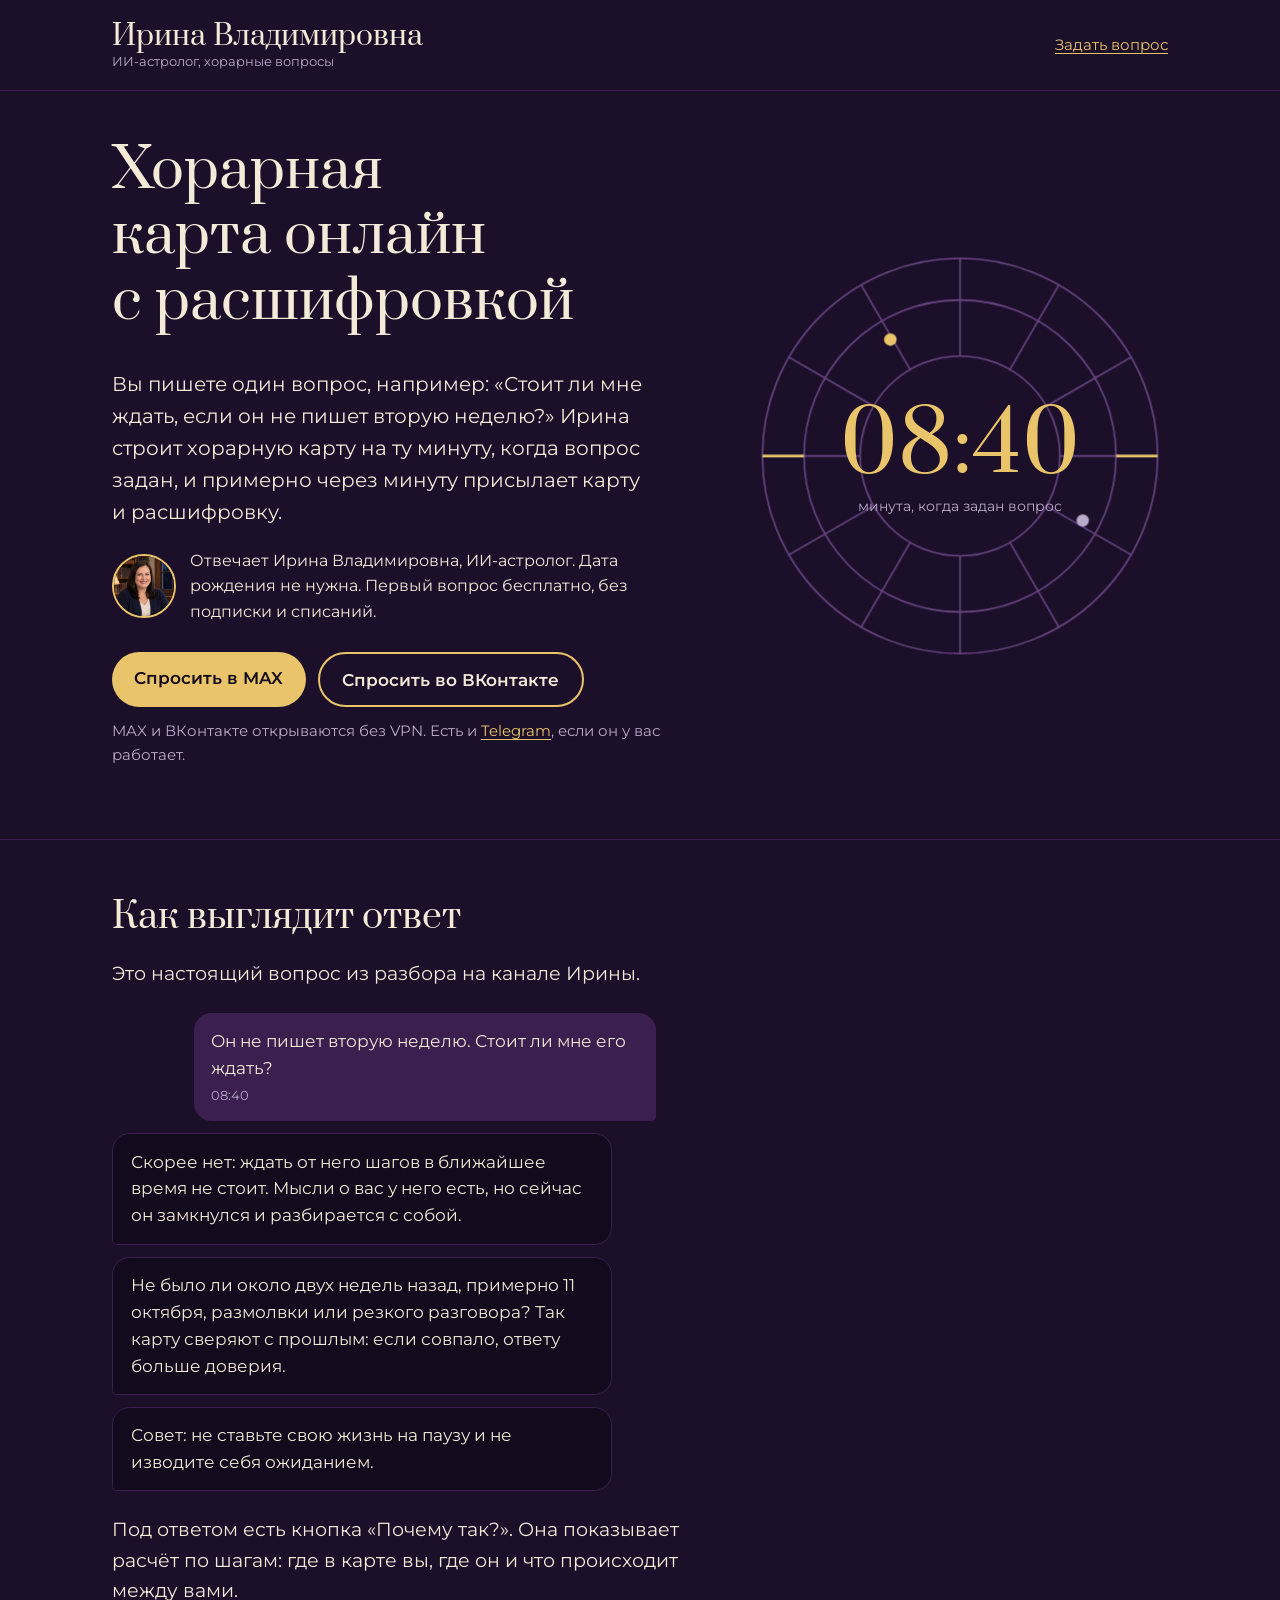
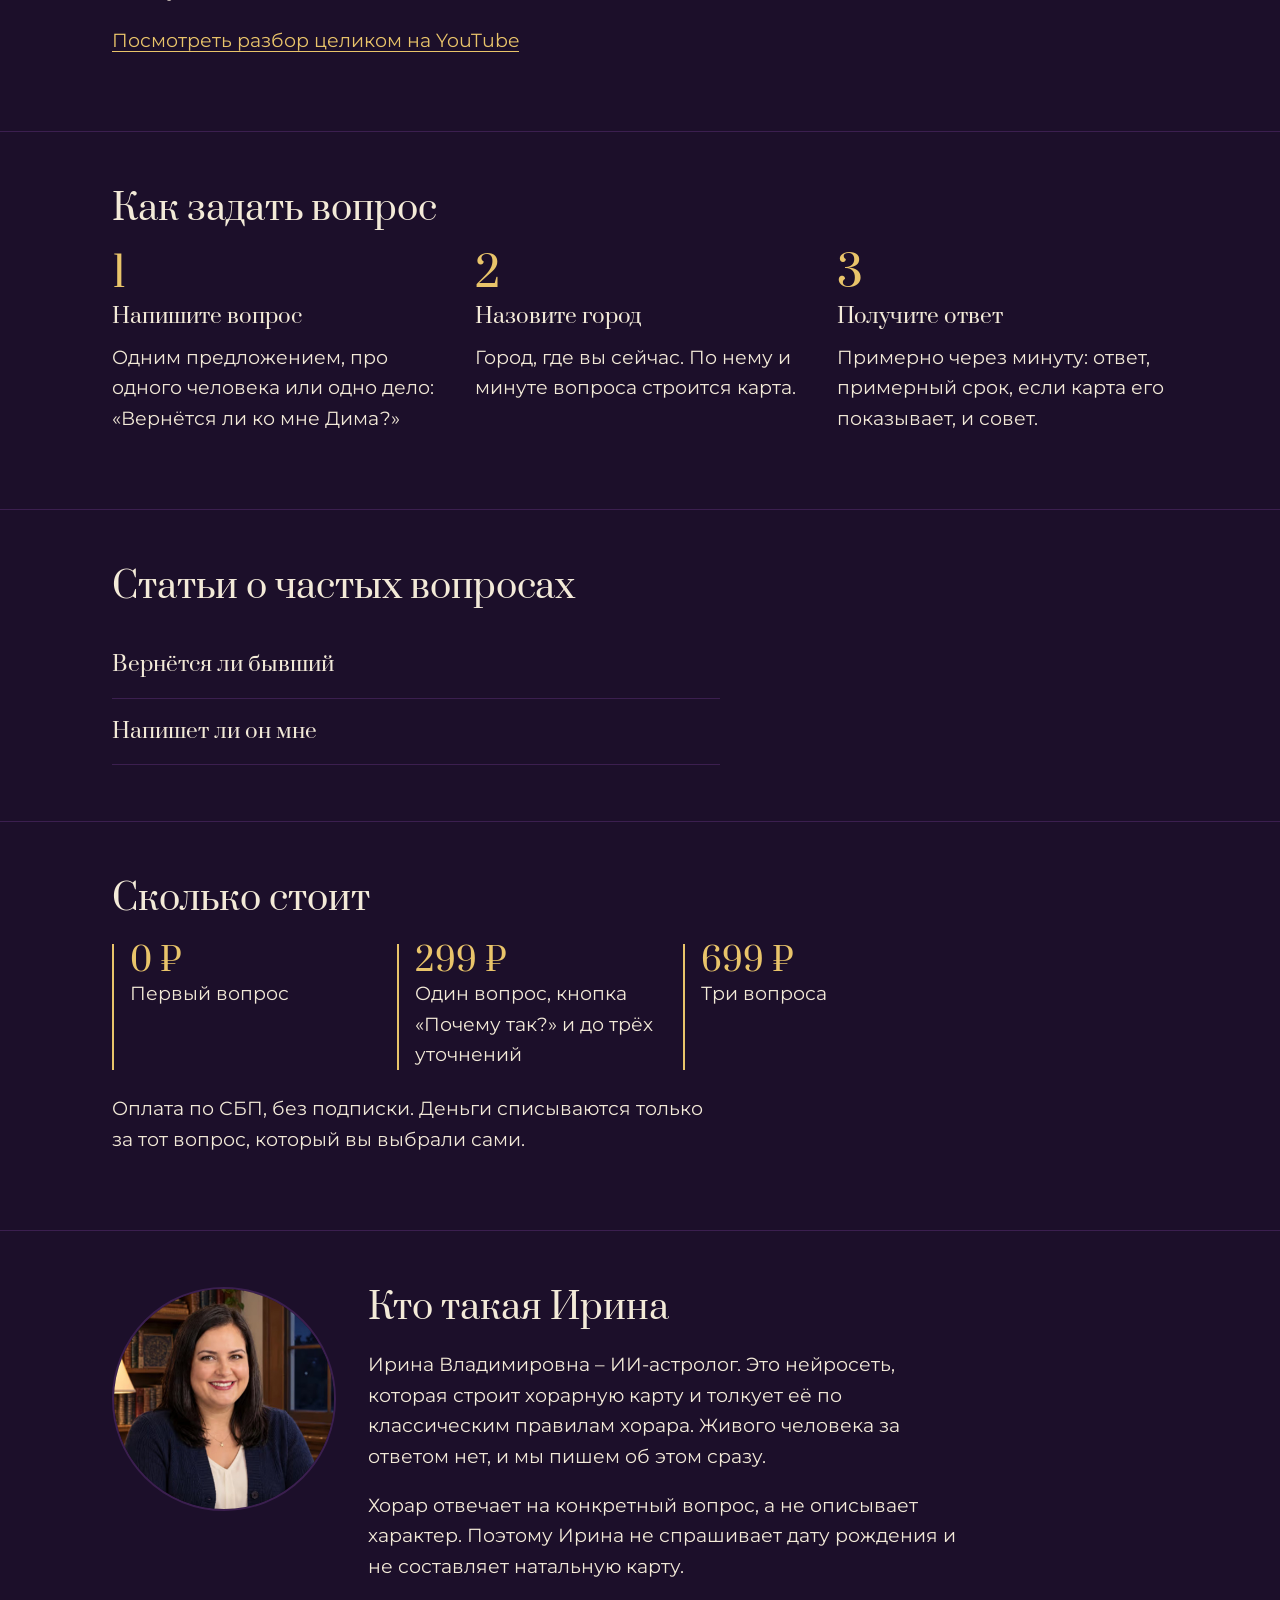
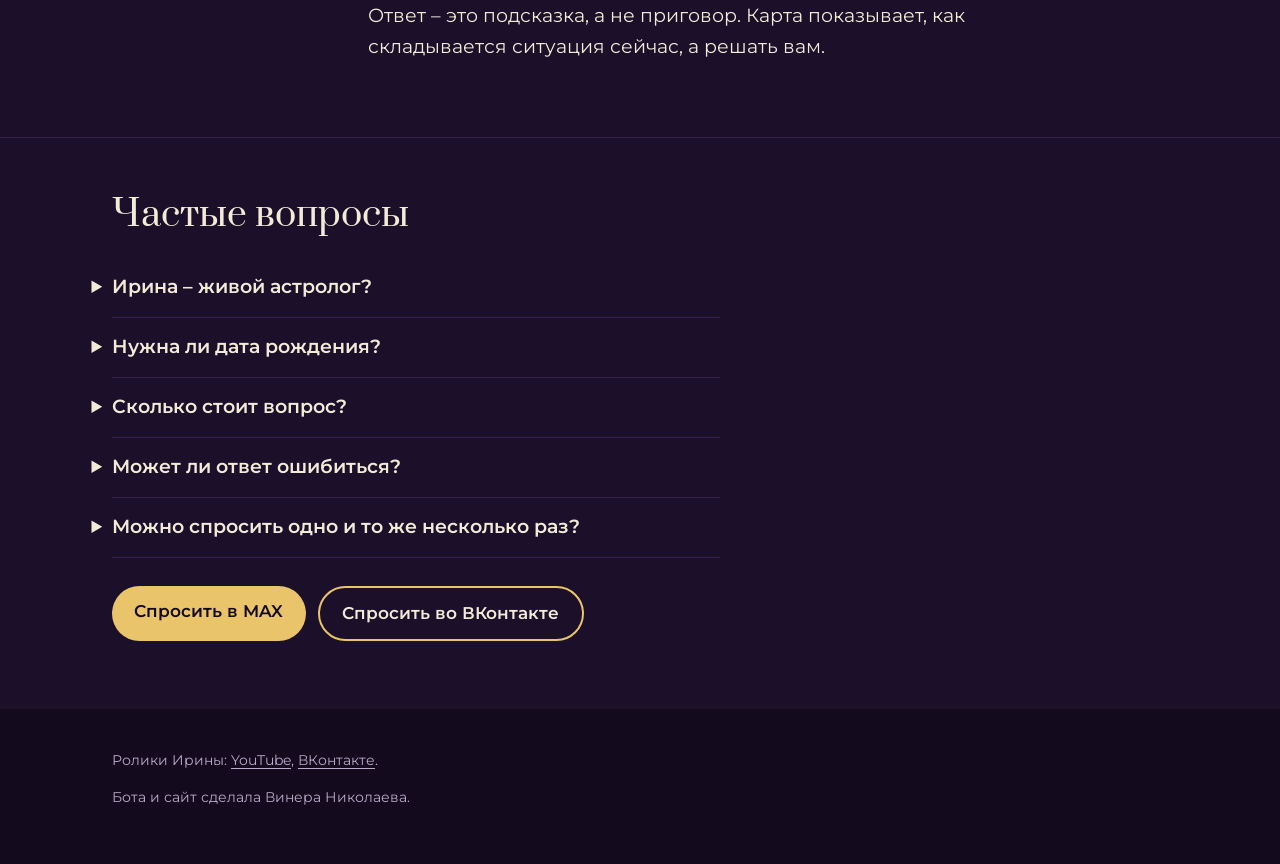
<file: index.html>
<!doctype html>
<html lang="ru">
<head>
<meta charset="utf-8">
<meta name="viewport" content="width=device-width, initial-scale=1">
<title>Хорарная карта онлайн с расшифровкой – задать хорарный вопрос ИИ-астрологу Ирине</title>
<meta name="description" content="Хорарная карта онлайн с расшифровкой на ваш вопрос: вернётся ли бывший, напишет ли он, выйду ли я замуж. Карта на минуту вопроса, без даты рождения. Первый вопрос бесплатно.">
<meta property="og:title" content="Ирина Владимировна – ИИ-астролог, хорарные вопросы">
<meta property="og:description" content="Один вопрос – одна карта – один ответ. Первый вопрос бесплатно, в MAX, ВКонтакте и Telegram.">
<meta property="og:image" content="https://irina-horar.ru/assets/irina.jpg">
<meta property="og:type" content="website">
<link rel="preconnect" href="https://fonts.googleapis.com">
<link rel="preconnect" href="https://fonts.gstatic.com" crossorigin>
<link href="https://fonts.googleapis.com/css2?family=Montserrat:wght@400;600&family=Prata&display=swap" rel="stylesheet">
<link rel="stylesheet" href="style.css">
<script type="application/ld+json">
{
  "@context": "https://schema.org",
  "@type": "FAQPage",
  "mainEntity": [
    {"@type": "Question", "name": "Ирина – живой астролог?", "acceptedAnswer": {"@type": "Answer", "text": "Нет. Ирина Владимировна – ИИ-астролог: нейросеть строит хорарную карту на минуту вопроса и толкует её по классическим правилам хорара."}},
    {"@type": "Question", "name": "Нужна ли дата рождения?", "acceptedAnswer": {"@type": "Answer", "text": "Нет. Хорарная карта строится на минуту, когда вы задали вопрос. Нужен только город, где вы сейчас."}},
    {"@type": "Question", "name": "Сколько стоит вопрос?", "acceptedAnswer": {"@type": "Answer", "text": "Первый вопрос бесплатно. Дальше один вопрос – 299 ₽, три вопроса – 699 ₽."}},
    {"@type": "Question", "name": "Может ли ответ ошибиться?", "acceptedAnswer": {"@type": "Answer", "text": "Да. Карта показывает, как складывается ситуация сейчас. Это подсказка, а не приговор: решение остаётся за вами."}}
  ]
}
</script>
</head>
<body>

<header class="top">
  <div class="wrap">
    <a class="brand" href="./">Ирина Владимировна<small>ИИ-астролог, хорарные вопросы</small></a>
    <a class="top-ask" href="https://max.ru/se14884156_bot?start=site_top">Задать вопрос</a>
  </div>
</header>

<main>
  <section class="hero">
    <div class="wrap hero-grid">
      <div>
        <h1>Хорарная карта онлайн с расшифровкой</h1>
        <p class="hero-lead">Вы пишете один вопрос, например: «Стоит ли мне ждать, если он не пишет вторую неделю?» Ирина строит хорарную карту на ту минуту, когда вопрос задан, и примерно через минуту присылает карту и расшифровку.</p>
        <div class="signed">
          <img src="assets/irina.jpg" alt="" width="64" height="64">
          <p>Отвечает Ирина Владимировна, ИИ-астролог. Дата рождения не нужна. Первый вопрос бесплатно, без подписки и списаний.</p>
        </div>
        <div class="ask">
          <a class="btn btn-main" href="https://max.ru/se14884156_bot?start=site">Спросить в MAX</a>
          <a class="btn btn-alt" href="https://vk.me/irina_horar?ref=site">Спросить во ВКонтакте</a>
        </div>
        <p class="ask-note">MAX и ВКонтакте открываются без VPN. Есть и <a href="https://t.me/moy_horar_bot?start=site">Telegram</a>, если он у вас работает.</p>
      </div>

      <div class="minute" aria-hidden="true">
        <svg viewBox="0 0 400 400">
          <g class="wheel" fill="none" stroke="#6a4a86" stroke-width="1.5">
            <circle cx="200" cy="200" r="190"/>
            <circle cx="200" cy="200" r="150"/>
            <circle cx="200" cy="200" r="96"/>
            <g id="cusps">
              <line x1="200" y1="10" x2="200" y2="104"/>
              <line x1="295" y1="35.5" x2="248" y2="116.9"/>
              <line x1="364.5" y1="105" x2="283.1" y2="152"/>
              <line x1="390" y1="200" x2="296" y2="200"/>
              <line x1="364.5" y1="295" x2="283.1" y2="248"/>
              <line x1="295" y1="364.5" x2="248" y2="283.1"/>
              <line x1="200" y1="390" x2="200" y2="296"/>
              <line x1="105" y1="364.5" x2="152" y2="283.1"/>
              <line x1="35.5" y1="295" x2="116.9" y2="248"/>
              <line x1="10" y1="200" x2="104" y2="200"/>
              <line x1="35.5" y1="105" x2="116.9" y2="152"/>
              <line x1="105" y1="35.5" x2="152" y2="116.9"/>
            </g>
            <line x1="10" y1="200" x2="50" y2="200" stroke="#e9c46a" stroke-width="2.5"/>
            <line x1="350" y1="200" x2="390" y2="200" stroke="#e9c46a" stroke-width="2.5"/>
            <circle cx="133" cy="88" r="6" fill="#e9c46a" stroke="none"/>
            <circle cx="318" cy="262" r="6" fill="#b8aac9" stroke="none"/>
          </g>
        </svg>
        <div class="minute-time">
          <b>08:40</b>
          <span>минута, когда задан вопрос</span>
        </div>
      </div>
    </div>
  </section>

  <section class="block">
    <div class="wrap">
      <h2>Как выглядит ответ</h2>
      <p class="text">Это настоящий вопрос из разбора на канале Ирины.</p>
      <div class="chat">
        <div class="msg msg-me">Он не пишет вторую неделю. Стоит ли мне его ждать?<span class="msg-time">08:40</span></div>
        <div class="msg msg-irina">Скорее нет: ждать от него шагов в ближайшее время не стоит. Мысли о вас у него есть, но сейчас он замкнулся и разбирается с собой.</div>
        <div class="msg msg-irina">Не было ли около двух недель назад, примерно 11 октября, размолвки или резкого разговора? Так карту сверяют с прошлым: если совпало, ответу больше доверия.</div>
        <div class="msg msg-irina">Совет: не ставьте свою жизнь на паузу и не изводите себя ожиданием.</div>
      </div>
      <p class="text">Под ответом есть кнопка «Почему так?». Она показывает расчёт по шагам: где в карте вы, где он и что происходит между вами.</p>
      <p class="text"><a href="https://youtu.be/yRlYUK6t4IQ">Посмотреть разбор целиком на YouTube</a></p>
    </div>
  </section>

  <section class="block">
    <div class="wrap">
      <h2>Как задать вопрос</h2>
      <ol class="steps">
        <li><h3>Напишите вопрос</h3><p>Одним предложением, про одного человека или одно дело: «Вернётся ли ко мне Дима?»</p></li>
        <li><h3>Назовите город</h3><p>Город, где вы сейчас. По нему и минуте вопроса строится карта.</p></li>
        <li><h3>Получите ответ</h3><p>Примерно через минуту: ответ, примерный срок, если карта его показывает, и совет.</p></li>
      </ol>
    </div>
  </section>

  <section class="block">
    <div class="wrap">
      <h2>Статьи о частых вопросах</h2>
      <ul class="questions">
        <li><a href="vernetsya-li-byvshiy.html">Вернётся ли бывший</a></li>
        <li><a href="napishet-li-on.html">Напишет ли он мне</a></li>
      </ul>
    </div>
  </section>

  <section class="block">
    <div class="wrap">
      <h2>Сколько стоит</h2>
      <div class="prices">
        <div class="price"><b>0 ₽</b>Первый вопрос</div>
        <div class="price"><b>299 ₽</b>Один вопрос, кнопка «Почему так?» и до трёх уточнений</div>
        <div class="price"><b>699 ₽</b>Три вопроса</div>
      </div>
      <p class="text" style="margin-top:1.5rem">Оплата по СБП, без подписки. Деньги списываются только за тот вопрос, который вы выбрали сами.</p>
    </div>
  </section>

  <section class="block">
    <div class="wrap about">
      <img src="assets/irina.jpg" alt="Ирина Владимировна, ИИ-астролог" width="224" height="224">
      <div class="text">
        <h2>Кто такая Ирина</h2>
        <p>Ирина Владимировна – ИИ-астролог. Это нейросеть, которая строит хорарную карту и толкует её по классическим правилам хорара. Живого человека за ответом нет, и мы пишем об этом сразу.</p>
        <p>Хорар отвечает на конкретный вопрос, а не описывает характер. Поэтому Ирина не спрашивает дату рождения и не составляет натальную карту.</p>
        <p>Ответ – это подсказка, а не приговор. Карта показывает, как складывается ситуация сейчас, а решать вам.</p>
      </div>
    </div>
  </section>

  <section class="block faq">
    <div class="wrap">
      <h2>Частые вопросы</h2>
      <details><summary>Ирина – живой астролог?</summary><p>Нет. Ирина Владимировна – ИИ-астролог: нейросеть строит хорарную карту на минуту вопроса и толкует её по классическим правилам хорара.</p></details>
      <details><summary>Нужна ли дата рождения?</summary><p>Нет. Хорарная карта строится на минуту, когда вы задали вопрос. Нужен только город, где вы сейчас.</p></details>
      <details><summary>Сколько стоит вопрос?</summary><p>Первый вопрос бесплатно. Дальше один вопрос – 299 ₽, три вопроса – 699 ₽.</p></details>
      <details><summary>Может ли ответ ошибиться?</summary><p>Да. Карта показывает, как складывается ситуация сейчас. Это подсказка, а не приговор: решение остаётся за вами.</p></details>
      <details><summary>Можно спросить одно и то же несколько раз?</summary><p>Можно, но точнее ответ не станет. В хораре один вопрос – одна карта. Если ситуация изменилась, лучше задать новый вопрос.</p></details>
      <div class="ask">
        <a class="btn btn-main" href="https://max.ru/se14884156_bot?start=site_faq">Спросить в MAX</a>
        <a class="btn btn-alt" href="https://vk.me/irina_horar?ref=site_faq">Спросить во ВКонтакте</a>
      </div>
    </div>
  </section>
</main>

<footer class="foot">
  <div class="wrap">
    <p>Ролики Ирины: <a href="https://www.youtube.com/@irina_horar">YouTube</a>, <a href="https://vk.ru/irina_horar">ВКонтакте</a>.</p>
    <p>Бота и сайт сделала Винера Николаева.</p>
  </div>
</footer>

</body>
</html>
</file>
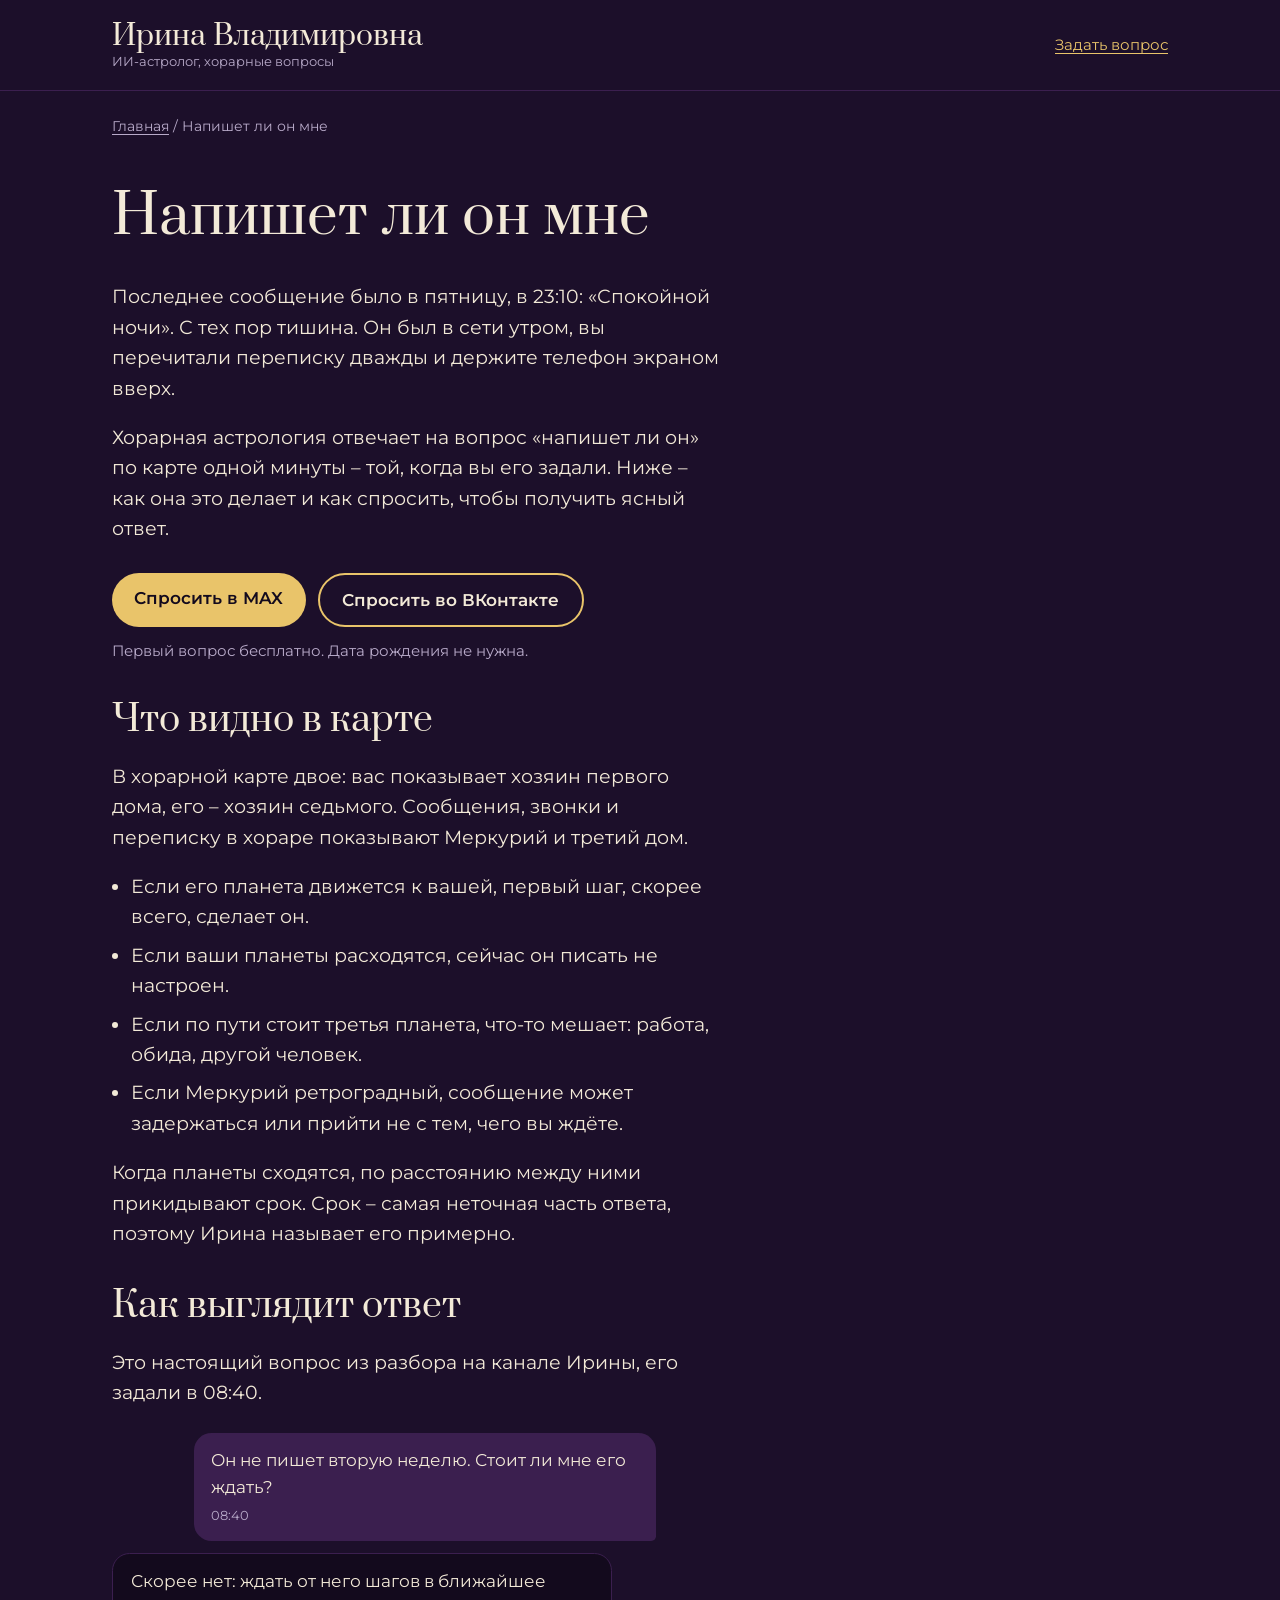
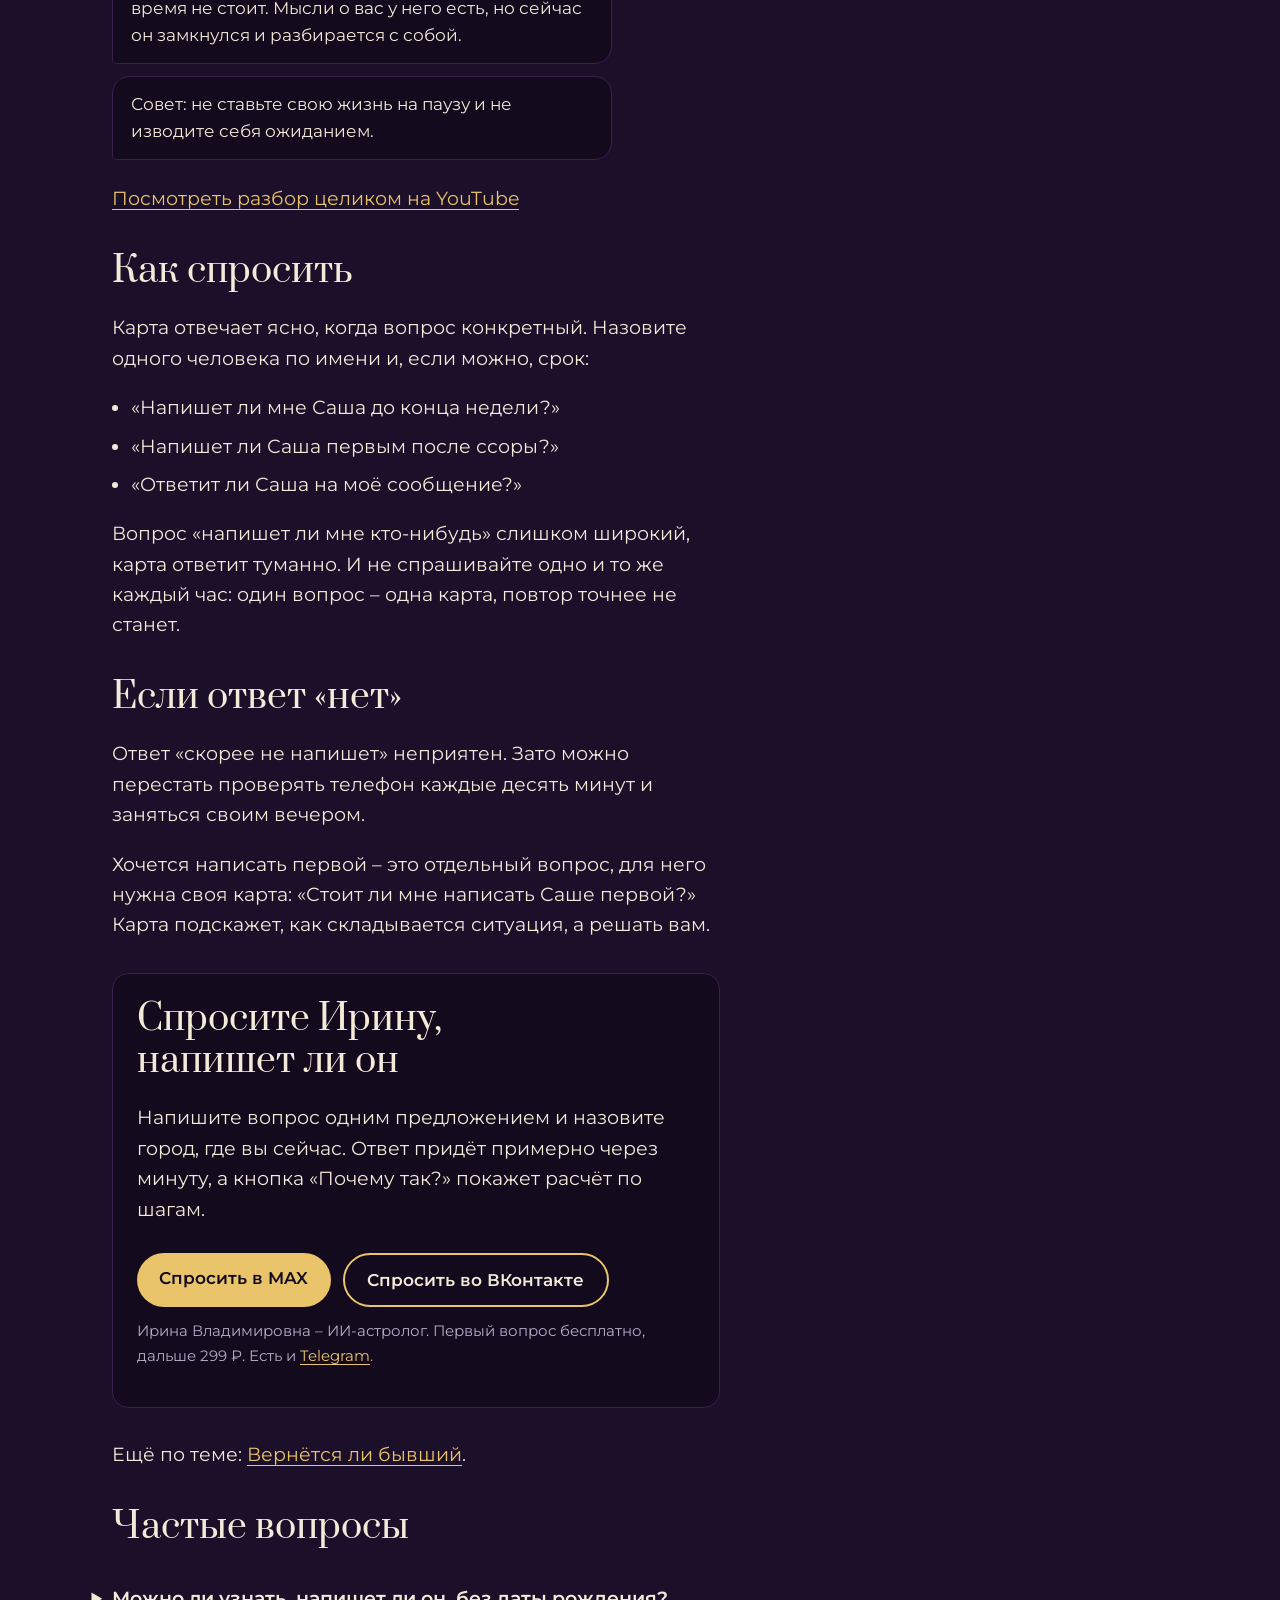
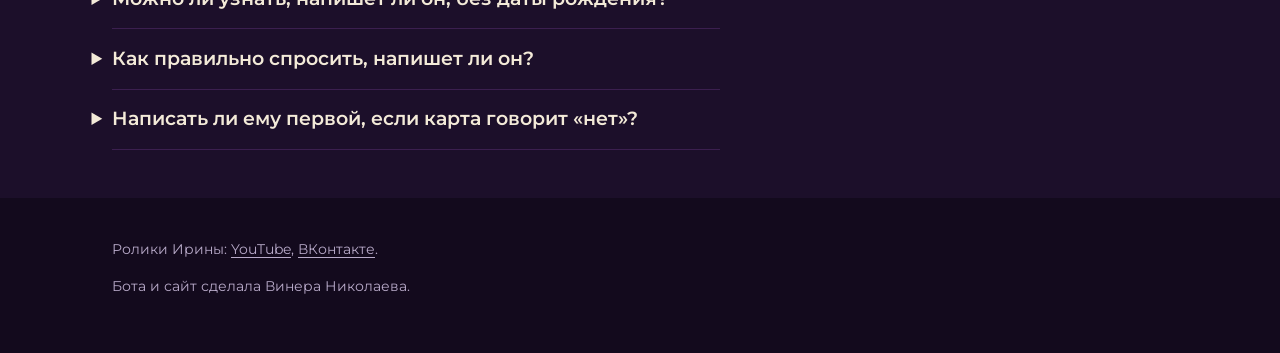
<file: napishet-li-on.html>
<!doctype html>
<html lang="ru">
<head>
<meta charset="utf-8">
<meta name="viewport" content="width=device-width, initial-scale=1">
<title>Напишет ли он мне: ответ по хорарной карте – Ирина Владимировна</title>
<meta name="description" content="Напишет ли он мне первым – что показывает хорарная карта, как задать вопрос и что делать, пока он молчит. Спросите ИИ-астролога Ирину, первый вопрос бесплатно.">
<meta property="og:title" content="Напишет ли он мне: что показывает хорарная карта">
<meta property="og:description" content="Как хорар отвечает на вопрос «напишет ли он» и как спросить, чтобы ответ был ясным.">
<meta property="og:image" content="https://irina-horar.ru/assets/irina.jpg">
<meta property="og:type" content="article">
<link rel="preconnect" href="https://fonts.googleapis.com">
<link rel="preconnect" href="https://fonts.gstatic.com" crossorigin>
<link href="https://fonts.googleapis.com/css2?family=Montserrat:wght@400;600&family=Prata&display=swap" rel="stylesheet">
<link rel="stylesheet" href="style.css">
<script type="application/ld+json">
{
  "@context": "https://schema.org",
  "@type": "FAQPage",
  "mainEntity": [
    {"@type": "Question", "name": "Можно ли узнать, напишет ли он, без даты рождения?", "acceptedAnswer": {"@type": "Answer", "text": "Да. Хорарная карта строится на минуту, когда задан вопрос, и на город, где вы сейчас. Дата рождения не нужна ни вам, ни ему."}},
    {"@type": "Question", "name": "Как правильно спросить, напишет ли он?", "acceptedAnswer": {"@type": "Answer", "text": "Про одного человека, с именем и сроком: «Напишет ли мне Саша до конца недели?» или «Напишет ли Саша первым после ссоры?»"}},
    {"@type": "Question", "name": "Написать ли ему первой, если карта говорит «нет»?", "acceptedAnswer": {"@type": "Answer", "text": "Это отдельный вопрос, и для него нужна своя карта: «Стоит ли мне написать Саше первой?» Решение всё равно остаётся за вами."}}
  ]
}
</script>
</head>
<body>

<header class="top">
  <div class="wrap">
    <a class="brand" href="./">Ирина Владимировна<small>ИИ-астролог, хорарные вопросы</small></a>
    <a class="top-ask" href="https://max.ru/se14884156_bot?start=site_napishet">Задать вопрос</a>
  </div>
</header>

<main class="wrap">
  <p class="crumbs"><a href="./">Главная</a> / Напишет ли он мне</p>

  <article class="article text">
    <h1>Напишет ли он мне</h1>
    <p>Последнее сообщение было в пятницу, в 23:10: «Спокойной ночи». С тех пор тишина. Он был в сети утром, вы перечитали переписку дважды и держите телефон экраном вверх.</p>
    <p>Хорарная астрология отвечает на вопрос «напишет ли он» по карте одной минуты – той, когда вы его задали. Ниже – как она это делает и как спросить, чтобы получить ясный ответ.</p>

    <div class="ask">
      <a class="btn btn-main" href="https://max.ru/se14884156_bot?start=site_napishet">Спросить в MAX</a>
      <a class="btn btn-alt" href="https://vk.me/irina_horar?ref=site_napishet">Спросить во ВКонтакте</a>
    </div>
    <p class="ask-note">Первый вопрос бесплатно. Дата рождения не нужна.</p>

    <h2>Что видно в карте</h2>
    <p>В хорарной карте двое: вас показывает хозяин первого дома, его – хозяин седьмого. Сообщения, звонки и переписку в хораре показывают Меркурий и третий дом.</p>
    <ul>
      <li>Если его планета движется к вашей, первый шаг, скорее всего, сделает он.</li>
      <li>Если ваши планеты расходятся, сейчас он писать не настроен.</li>
      <li>Если по пути стоит третья планета, что-то мешает: работа, обида, другой человек.</li>
      <li>Если Меркурий ретроградный, сообщение может задержаться или прийти не с тем, чего вы ждёте.</li>
    </ul>
    <p>Когда планеты сходятся, по расстоянию между ними прикидывают срок. Срок – самая неточная часть ответа, поэтому Ирина называет его примерно.</p>

    <h2>Как выглядит ответ</h2>
    <p>Это настоящий вопрос из разбора на канале Ирины, его задали в 08:40.</p>
    <div class="chat">
      <div class="msg msg-me">Он не пишет вторую неделю. Стоит ли мне его ждать?<span class="msg-time">08:40</span></div>
      <div class="msg msg-irina">Скорее нет: ждать от него шагов в ближайшее время не стоит. Мысли о вас у него есть, но сейчас он замкнулся и разбирается с собой.</div>
      <div class="msg msg-irina">Совет: не ставьте свою жизнь на паузу и не изводите себя ожиданием.</div>
    </div>
    <p><a href="https://youtu.be/yRlYUK6t4IQ">Посмотреть разбор целиком на YouTube</a></p>

    <h2>Как спросить</h2>
    <p>Карта отвечает ясно, когда вопрос конкретный. Назовите одного человека по имени и, если можно, срок:</p>
    <ul>
      <li>«Напишет ли мне Саша до конца недели?»</li>
      <li>«Напишет ли Саша первым после ссоры?»</li>
      <li>«Ответит ли Саша на моё сообщение?»</li>
    </ul>
    <p>Вопрос «напишет ли мне кто-нибудь» слишком широкий, карта ответит туманно. И не спрашивайте одно и то же каждый час: один вопрос – одна карта, повтор точнее не станет.</p>

    <h2>Если ответ «нет»</h2>
    <p>Ответ «скорее не напишет» неприятен. Зато можно перестать проверять телефон каждые десять минут и заняться своим вечером.</p>
    <p>Хочется написать первой – это отдельный вопрос, для него нужна своя карта: «Стоит ли мне написать Саше первой?» Карта подскажет, как складывается ситуация, а решать вам.</p>

    <div class="callout">
      <h2>Спросите Ирину, напишет ли он</h2>
      <p>Напишите вопрос одним предложением и назовите город, где вы сейчас. Ответ придёт примерно через минуту, а кнопка «Почему так?» покажет расчёт по шагам.</p>
      <div class="ask">
        <a class="btn btn-main" href="https://max.ru/se14884156_bot?start=site_napishet">Спросить в MAX</a>
        <a class="btn btn-alt" href="https://vk.me/irina_horar?ref=site_napishet">Спросить во ВКонтакте</a>
      </div>
      <p class="ask-note">Ирина Владимировна – ИИ-астролог. Первый вопрос бесплатно, дальше 299 ₽. Есть и <a href="https://t.me/moy_horar_bot?start=site_napishet">Telegram</a>.</p>
    </div>

    <p>Ещё по теме: <a href="vernetsya-li-byvshiy.html">Вернётся ли бывший</a>.</p>

    <section class="faq">
      <h2>Частые вопросы</h2>
      <details><summary>Можно ли узнать, напишет ли он, без даты рождения?</summary><p>Да. Хорарная карта строится на минуту, когда задан вопрос, и на город, где вы сейчас. Дата рождения не нужна ни вам, ни ему.</p></details>
      <details><summary>Как правильно спросить, напишет ли он?</summary><p>Про одного человека, с именем и сроком: «Напишет ли мне Саша до конца недели?» или «Напишет ли Саша первым после ссоры?»</p></details>
      <details><summary>Написать ли ему первой, если карта говорит «нет»?</summary><p>Это отдельный вопрос, и для него нужна своя карта: «Стоит ли мне написать Саше первой?» Решение всё равно остаётся за вами.</p></details>
    </section>
  </article>
</main>

<footer class="foot">
  <div class="wrap">
    <p>Ролики Ирины: <a href="https://www.youtube.com/@irina_horar">YouTube</a>, <a href="https://vk.ru/irina_horar">ВКонтакте</a>.</p>
    <p>Бота и сайт сделала Винера Николаева.</p>
  </div>
</footer>

</body>
</html>
</file>
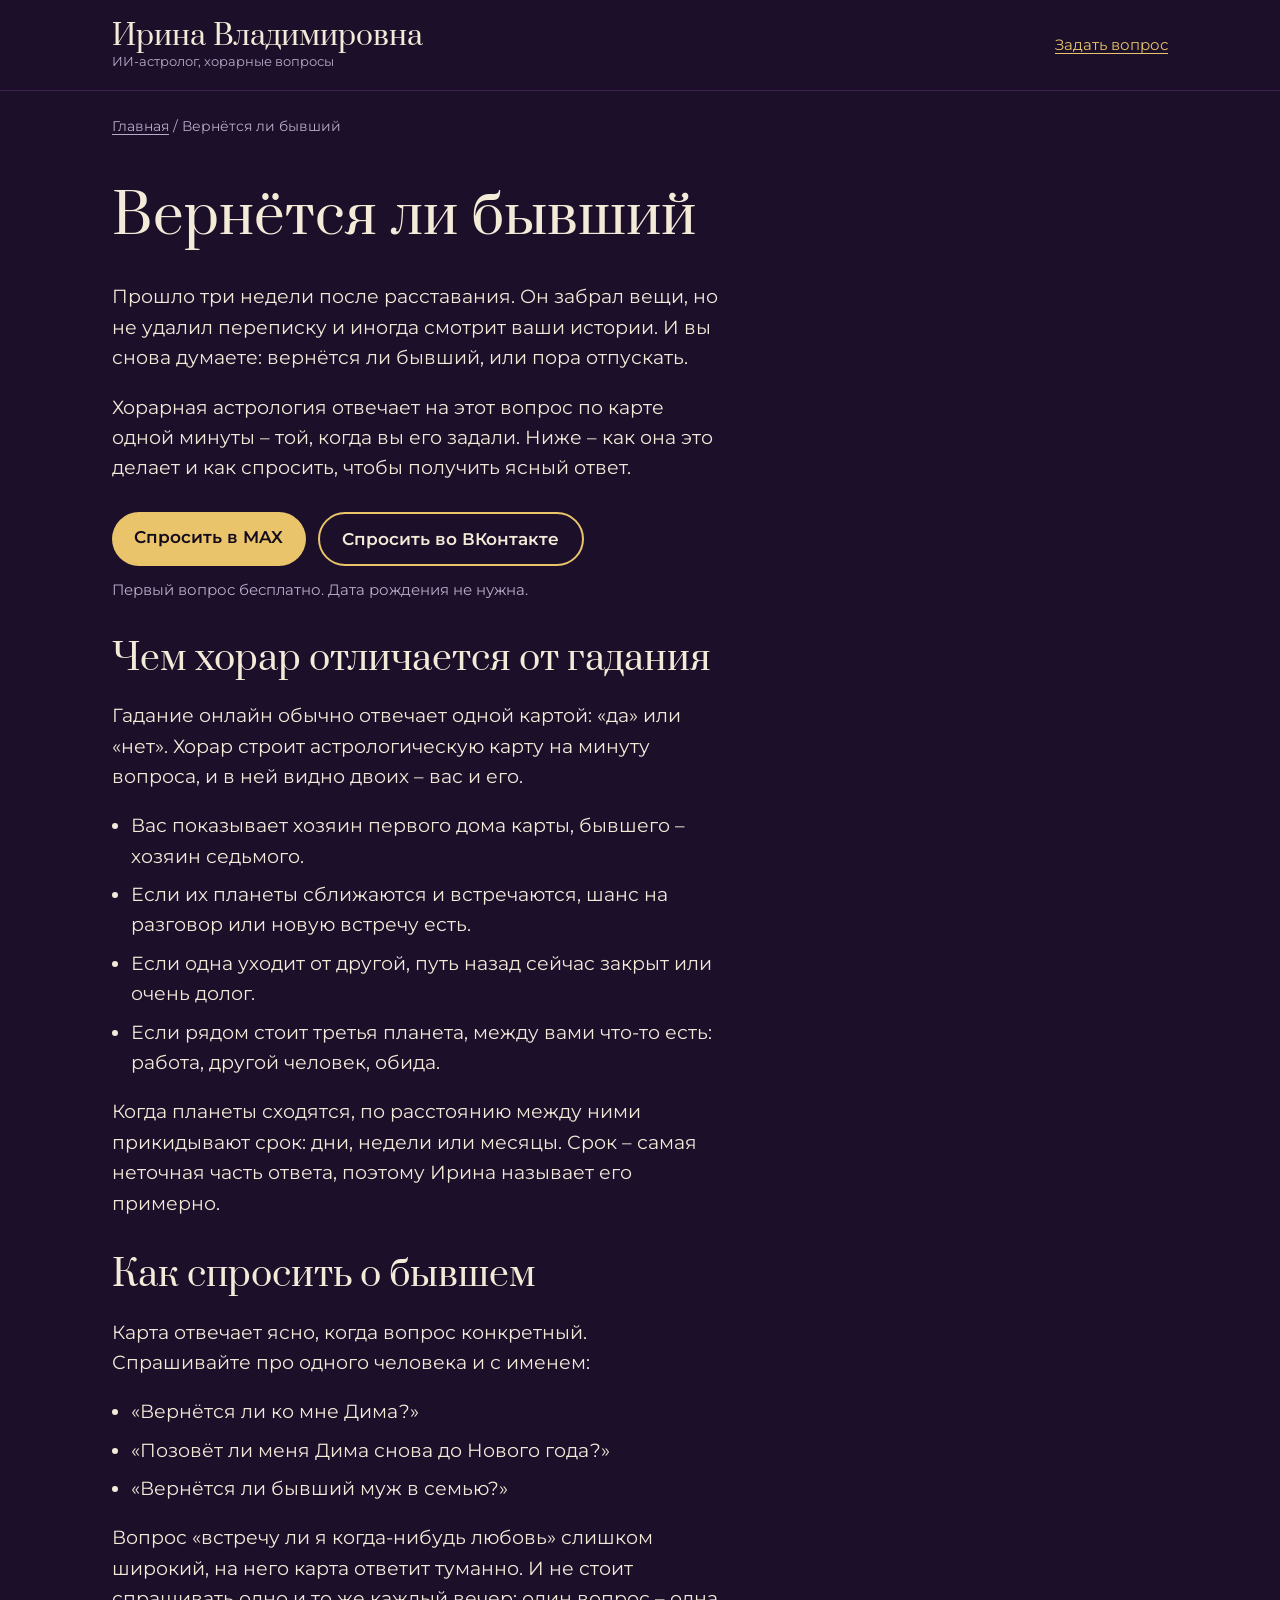
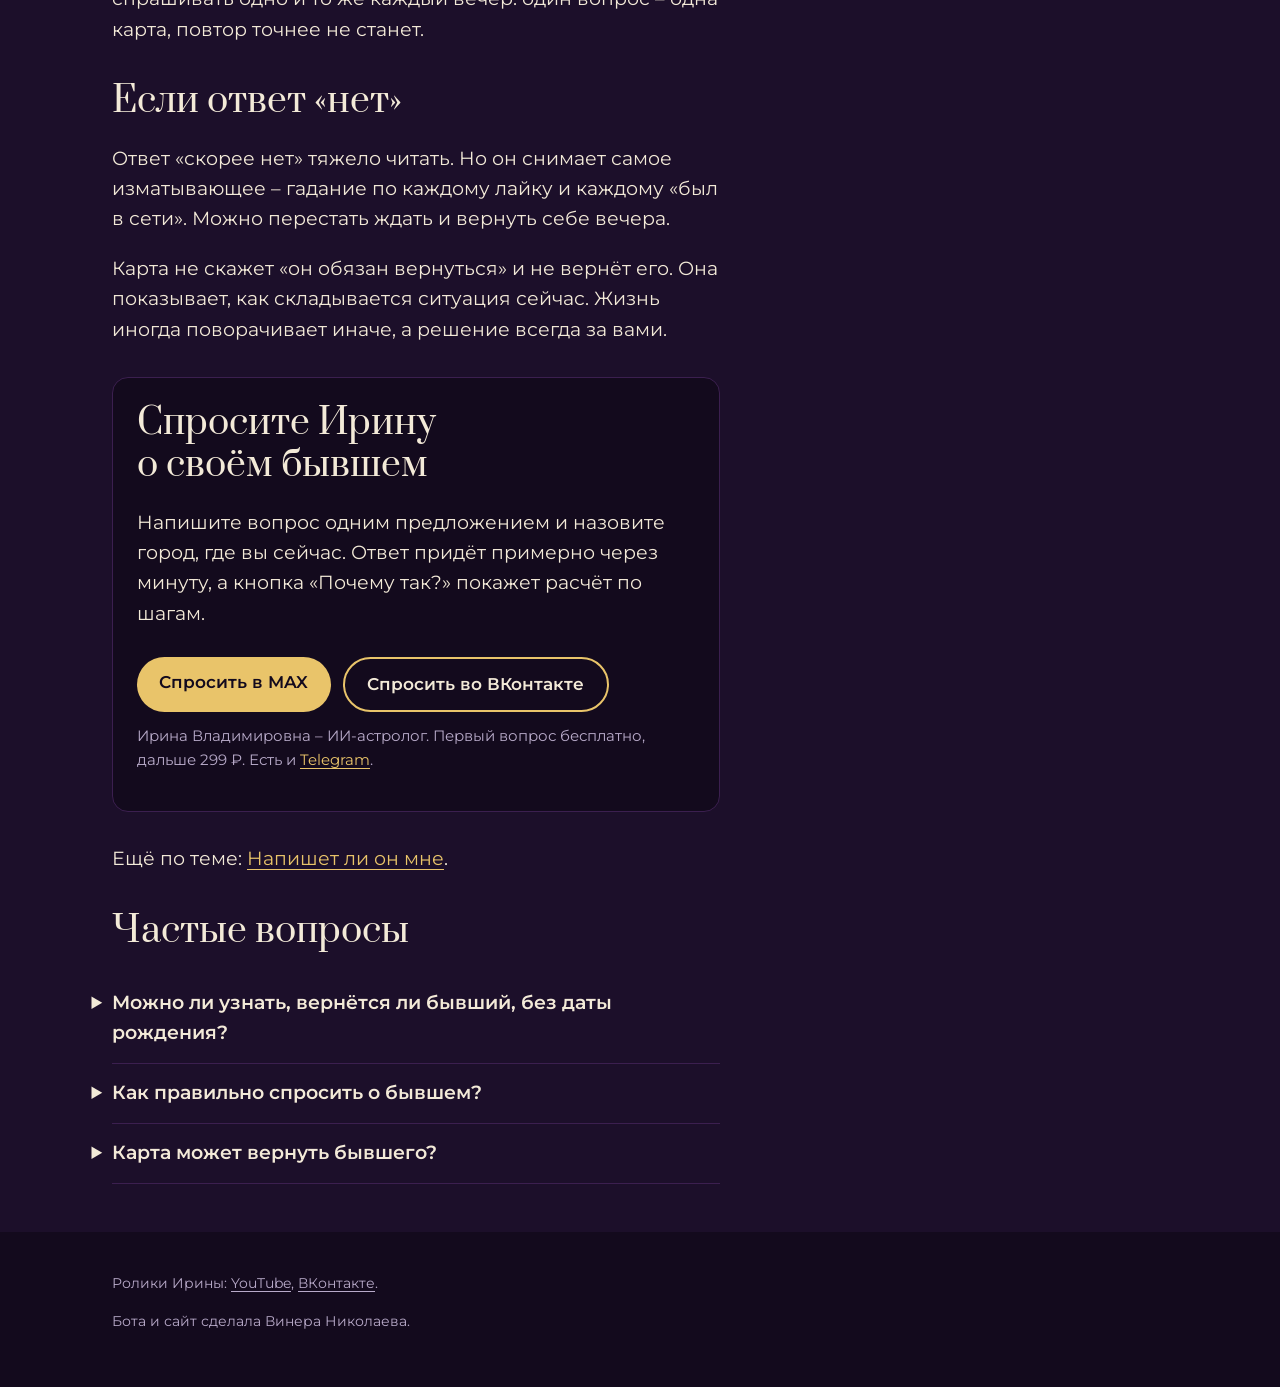
<file: vernetsya-li-byvshiy.html>
<!doctype html>
<html lang="ru">
<head>
<meta charset="utf-8">
<meta name="viewport" content="width=device-width, initial-scale=1">
<title>Вернётся ли бывший: ответ по хорарной карте – Ирина Владимировна</title>
<meta name="description" content="Вернётся ли бывший после расставания – что показывает хорарная карта, как задать вопрос и когда ответ «нет» тоже помогает. Спросите ИИ-астролога Ирину, первый вопрос бесплатно.">
<meta property="og:title" content="Вернётся ли бывший: что показывает хорарная карта">
<meta property="og:description" content="Как хорар отвечает на вопрос о бывшем и как спросить, чтобы ответ был ясным.">
<meta property="og:image" content="https://irina-horar.ru/assets/irina.jpg">
<meta property="og:type" content="article">
<link rel="preconnect" href="https://fonts.googleapis.com">
<link rel="preconnect" href="https://fonts.gstatic.com" crossorigin>
<link href="https://fonts.googleapis.com/css2?family=Montserrat:wght@400;600&family=Prata&display=swap" rel="stylesheet">
<link rel="stylesheet" href="style.css">
<script type="application/ld+json">
{
  "@context": "https://schema.org",
  "@type": "FAQPage",
  "mainEntity": [
    {"@type": "Question", "name": "Можно ли узнать, вернётся ли бывший, без даты рождения?", "acceptedAnswer": {"@type": "Answer", "text": "Да. Хорарная карта строится на минуту, когда задан вопрос, и на город, где вы сейчас. Дата рождения не нужна ни вам, ни ему."}},
    {"@type": "Question", "name": "Как правильно спросить о бывшем?", "acceptedAnswer": {"@type": "Answer", "text": "Про одного человека и с именем: «Вернётся ли ко мне Дима?» или «Позовёт ли меня Дима снова до Нового года?»"}},
    {"@type": "Question", "name": "Карта может вернуть бывшего?", "acceptedAnswer": {"@type": "Answer", "text": "Нет. Хорар ничего не меняет и никого не привораживает. Он показывает, как складывается ситуация сейчас."}}
  ]
}
</script>
</head>
<body>

<header class="top">
  <div class="wrap">
    <a class="brand" href="./">Ирина Владимировна<small>ИИ-астролог, хорарные вопросы</small></a>
    <a class="top-ask" href="https://max.ru/se14884156_bot?start=site_byvshiy">Задать вопрос</a>
  </div>
</header>

<main class="wrap">
  <p class="crumbs"><a href="./">Главная</a> / Вернётся ли бывший</p>

  <article class="article text">
    <h1>Вернётся ли бывший</h1>
    <p>Прошло три недели после расставания. Он забрал вещи, но не удалил переписку и иногда смотрит ваши истории. И вы снова думаете: вернётся ли бывший, или пора отпускать.</p>
    <p>Хорарная астрология отвечает на этот вопрос по карте одной минуты – той, когда вы его задали. Ниже – как она это делает и как спросить, чтобы получить ясный ответ.</p>

    <div class="ask">
      <a class="btn btn-main" href="https://max.ru/se14884156_bot?start=site_byvshiy">Спросить в MAX</a>
      <a class="btn btn-alt" href="https://vk.me/irina_horar?ref=site_byvshiy">Спросить во ВКонтакте</a>
    </div>
    <p class="ask-note">Первый вопрос бесплатно. Дата рождения не нужна.</p>

    <h2>Чем хорар отличается от гадания</h2>
    <p>Гадание онлайн обычно отвечает одной картой: «да» или «нет». Хорар строит астрологическую карту на минуту вопроса, и в ней видно двоих – вас и его.</p>
    <ul>
      <li>Вас показывает хозяин первого дома карты, бывшего – хозяин седьмого.</li>
      <li>Если их планеты сближаются и встречаются, шанс на разговор или новую встречу есть.</li>
      <li>Если одна уходит от другой, путь назад сейчас закрыт или очень долог.</li>
      <li>Если рядом стоит третья планета, между вами что-то есть: работа, другой человек, обида.</li>
    </ul>
    <p>Когда планеты сходятся, по расстоянию между ними прикидывают срок: дни, недели или месяцы. Срок – самая неточная часть ответа, поэтому Ирина называет его примерно.</p>

    <h2>Как спросить о бывшем</h2>
    <p>Карта отвечает ясно, когда вопрос конкретный. Спрашивайте про одного человека и с именем:</p>
    <ul>
      <li>«Вернётся ли ко мне Дима?»</li>
      <li>«Позовёт ли меня Дима снова до Нового года?»</li>
      <li>«Вернётся ли бывший муж в семью?»</li>
    </ul>
    <p>Вопрос «встречу ли я когда-нибудь любовь» слишком широкий, на него карта ответит туманно. И не стоит спрашивать одно и то же каждый вечер: один вопрос – одна карта, повтор точнее не станет.</p>

    <h2>Если ответ «нет»</h2>
    <p>Ответ «скорее нет» тяжело читать. Но он снимает самое изматывающее – гадание по каждому лайку и каждому «был в сети». Можно перестать ждать и вернуть себе вечера.</p>
    <p>Карта не скажет «он обязан вернуться» и не вернёт его. Она показывает, как складывается ситуация сейчас. Жизнь иногда поворачивает иначе, а решение всегда за вами.</p>

    <div class="callout">
      <h2>Спросите Ирину о своём бывшем</h2>
      <p>Напишите вопрос одним предложением и назовите город, где вы сейчас. Ответ придёт примерно через минуту, а кнопка «Почему так?» покажет расчёт по шагам.</p>
      <div class="ask">
        <a class="btn btn-main" href="https://max.ru/se14884156_bot?start=site_byvshiy">Спросить в MAX</a>
        <a class="btn btn-alt" href="https://vk.me/irina_horar?ref=site_byvshiy">Спросить во ВКонтакте</a>
      </div>
      <p class="ask-note">Ирина Владимировна – ИИ-астролог. Первый вопрос бесплатно, дальше 299 ₽. Есть и <a href="https://t.me/moy_horar_bot?start=site_byvshiy">Telegram</a>.</p>
    </div>

    <p>Ещё по теме: <a href="napishet-li-on.html">Напишет ли он мне</a>.</p>

    <section class="faq">
      <h2>Частые вопросы</h2>
      <details><summary>Можно ли узнать, вернётся ли бывший, без даты рождения?</summary><p>Да. Хорарная карта строится на минуту, когда задан вопрос, и на город, где вы сейчас. Дата рождения не нужна ни вам, ни ему.</p></details>
      <details><summary>Как правильно спросить о бывшем?</summary><p>Про одного человека и с именем: «Вернётся ли ко мне Дима?» или «Позовёт ли меня Дима снова до Нового года?»</p></details>
      <details><summary>Карта может вернуть бывшего?</summary><p>Нет. Хорар ничего не меняет и никого не привораживает. Он показывает, как складывается ситуация сейчас.</p></details>
    </section>
  </article>
</main>

<footer class="foot">
  <div class="wrap">
    <p>Ролики Ирины: <a href="https://www.youtube.com/@irina_horar">YouTube</a>, <a href="https://vk.ru/irina_horar">ВКонтакте</a>.</p>
    <p>Бота и сайт сделала Винера Николаева.</p>
  </div>
</footer>

</body>
</html>
</file>
<file: style.css>
/* Сайт Ирины Владимировны – ИИ-астролога. Цвета взяты с обложек Ирины */
:root {
  --night: #1c0f2a;      /* фон, как на обложках */
  --night-deep: #130a1d; /* подвал и плашки */
  --plum: #3b1f4f;       /* линии карты, рамки */
  --moon: #f3ead8;       /* основной текст */
  --mist: #b8aac9;       /* второстепенный текст */
  --gold: #e9c46a;       /* время вопроса, кнопки */
  --measure: 38rem;
}

* { box-sizing: border-box; }

html { -webkit-text-size-adjust: 100%; }

body {
  margin: 0;
  background: var(--night);
  color: var(--moon);
  font-family: "Montserrat", system-ui, sans-serif;
  font-size: 1.1875rem; /* 19px – зрители Ирины в основном 55+ */
  line-height: 1.6;
}

img { max-width: 100%; display: block; }

a { color: var(--gold); text-underline-offset: 0.2em; }

a:focus-visible, button:focus-visible {
  outline: 3px solid var(--gold);
  outline-offset: 3px;
}

h1, h2, h3 {
  font-family: "Prata", Georgia, serif;
  font-weight: 400;
  line-height: 1.2;
  margin: 0 0 0.6em;
  hyphens: none;
  overflow-wrap: normal;
  word-break: keep-all;
  text-wrap: balance;
}

h1 { font-size: clamp(2.1rem, 6.4vw, 3.4rem); }
h2 { font-size: clamp(1.6rem, 4.4vw, 2.2rem); }
h3 { font-size: 1.3rem; }

p { margin: 0 0 1em; }

.wrap {
  width: 100%;
  max-width: 68rem;
  margin: 0 auto;
  padding: 0 1rem;
}

.text { max-width: var(--measure); }

/* Шапка: имя Ирины – крупно */
.top {
  padding: 1.25rem 0;
  border-bottom: 1px solid var(--plum);
}
.top .wrap {
  display: flex;
  align-items: center;
  justify-content: space-between;
  gap: 1rem;
}
.brand {
  font-family: "Prata", Georgia, serif;
  font-size: clamp(1.35rem, 4.2vw, 1.75rem);
  color: var(--moon);
  text-decoration: none;
  line-height: 1.15;
}
.brand small {
  display: block;
  font-family: "Montserrat", sans-serif;
  font-size: 0.8rem;
  color: var(--mist);
  margin-top: 0.2rem;
}
.top-ask {
  font-size: 0.95rem;
  white-space: nowrap;
}

/* Первый экран: минута вопроса и карта */
.hero { padding: 3rem 0 3.5rem; }
.hero-grid {
  display: grid;
  grid-template-columns: 1.1fr 0.9fr;
  gap: 2.5rem;
  align-items: center;
}
.hero-lead { font-size: 1.25rem; color: var(--moon); max-width: 34rem; }

.minute {
  position: relative;
  aspect-ratio: 1;
  max-width: 26rem;
  width: 100%;
  margin-left: auto;
}
.minute svg { width: 100%; height: 100%; }
.minute-time {
  position: absolute;
  inset: 0;
  display: grid;
  place-content: center;
  text-align: center;
}
.minute-time b {
  font-family: "Prata", Georgia, serif;
  font-weight: 400;
  font-size: clamp(3.4rem, 12vw, 5.2rem);
  color: var(--gold);
  line-height: 1;
}
.minute-time span {
  font-size: 0.9rem;
  color: var(--mist);
  margin-top: 0.5rem;
}
.signed {
  display: flex;
  gap: 0.9rem;
  align-items: center;
  max-width: 34rem;
}
.signed img {
  width: 64px;
  height: 64px;
  border-radius: 50%;
  border: 2px solid var(--gold);
  flex: none;
}
.signed p { margin: 0; font-size: 1rem; }
.wheel { transform-origin: 50% 50%; animation: settle 2.4s ease-out both; }
@keyframes settle {
  from { transform: rotate(-30deg); opacity: 0; }
  to { transform: rotate(0); opacity: 1; }
}
@media (prefers-reduced-motion: reduce) {
  .wheel { animation: none; }
}

/* Кнопки мессенджеров */
.ask {
  display: flex;
  flex-wrap: wrap;
  gap: 0.75rem;
  margin: 1.75rem 0 0.75rem;
}
.btn {
  display: inline-block;
  padding: 0.95rem 1.4rem;
  border-radius: 999px;
  font-weight: 600;
  font-size: 1.05rem;
  text-decoration: none;
  line-height: 1.2;
}
.btn-main { background: var(--gold); color: var(--night-deep); }
.btn-main:hover { background: #f1d48a; }
.btn-alt { border: 2px solid var(--gold); color: var(--moon); }
.btn-alt:hover { background: var(--plum); }
.ask-note { font-size: 0.95rem; color: var(--mist); }

/* Разделы */
.block { padding: 3.5rem 0; border-top: 1px solid var(--plum); }

.steps {
  list-style: none;
  padding: 0;
  margin: 1.5rem 0 0;
  display: grid;
  grid-template-columns: repeat(3, 1fr);
  gap: 2rem;
  counter-reset: step;
}
.steps li { counter-increment: step; }
.steps li::before {
  content: counter(step);
  display: block;
  font-family: "Prata", Georgia, serif;
  font-size: 2.6rem;
  color: var(--gold);
  line-height: 1;
  margin-bottom: 0.6rem;
}

/* Пример ответа – как переписка */
.chat {
  max-width: 34rem;
  margin: 1.5rem 0;
  display: grid;
  gap: 0.75rem;
}
.msg {
  padding: 0.9rem 1.1rem;
  border-radius: 1.1rem;
  font-size: 1.05rem;
}
.msg-me {
  justify-self: end;
  background: var(--plum);
  border-bottom-right-radius: 0.3rem;
  max-width: 85%;
}
.msg-irina {
  background: var(--night-deep);
  border: 1px solid var(--plum);
  border-bottom-left-radius: 0.3rem;
  max-width: 92%;
}
.msg-time { display: block; font-size: 0.8rem; color: var(--mist); margin-top: 0.3rem; }

/* Список вопросов */
.questions {
  list-style: none;
  padding: 0;
  margin: 1.5rem 0 0;
  max-width: var(--measure);
}
.questions li { border-bottom: 1px solid var(--plum); }
.questions a {
  display: flex;
  justify-content: space-between;
  gap: 1rem;
  padding: 1rem 0;
  color: var(--moon);
  text-decoration: none;
  font-family: "Prata", Georgia, serif;
  font-size: 1.3rem;
}
.questions a:hover { color: var(--gold); }
.questions .soon { color: var(--mist); font-family: "Montserrat", sans-serif; font-size: 0.9rem; align-self: center; }
.questions span.q { padding: 1rem 0; display: flex; justify-content: space-between; gap: 1rem; font-family: "Prata", Georgia, serif; font-size: 1.3rem; color: var(--mist); }

/* Цены */
.prices {
  display: grid;
  grid-template-columns: repeat(3, minmax(0, 1fr));
  gap: 1.5rem;
  margin-top: 1.5rem;
  max-width: 52rem;
}
.price { border-left: 2px solid var(--gold); padding-left: 1rem; }
.price b { display: block; font-family: "Prata", Georgia, serif; font-weight: 400; font-size: 2rem; color: var(--gold); line-height: 1.1; }

/* Ирина */
.about {
  display: grid;
  grid-template-columns: 14rem 1fr;
  gap: 2rem;
  align-items: start;
}
.about img { border-radius: 50%; border: 2px solid var(--plum); }

/* Вопросы и ответы */
.faq details {
  max-width: var(--measure);
  border-bottom: 1px solid var(--plum);
  padding: 0.9rem 0;
}
.faq summary {
  cursor: pointer;
  font-weight: 600;
  list-style-position: outside;
}
.faq details p { margin: 0.75rem 0 0.25rem; color: var(--moon); }

/* Страница одного вопроса */
.crumbs { font-size: 0.9rem; color: var(--mist); padding-top: 1.5rem; }
.crumbs a { color: var(--mist); }
.article { padding: 2rem 0 3rem; }
.article h2 { margin-top: 2.2rem; }
.article ul { padding-left: 1.2rem; }
.article li { margin-bottom: 0.5rem; }
.callout {
  max-width: var(--measure);
  background: var(--night-deep);
  border: 1px solid var(--plum);
  border-radius: 1rem;
  padding: 1.5rem;
  margin: 2rem 0;
}
.callout h2 { margin-top: 0; }

.foot {
  background: var(--night-deep);
  padding: 2.5rem 0;
  font-size: 0.9rem;
  color: var(--mist);
}
.foot a { color: var(--mist); }

@media (max-width: 860px) {
  .hero-grid { grid-template-columns: 1fr; }
  .hero { padding: 2rem 0 2.5rem; }
  .minute { margin: 0 auto; max-width: 16rem; }
  .steps { grid-template-columns: 1fr; gap: 1.5rem; }
  .prices { grid-template-columns: 1fr; }
  .about { grid-template-columns: 1fr; }
  .about img { max-width: 10rem; }
}
@media (max-width: 480px) {
  .top-ask { display: none; }
  .btn { width: 100%; text-align: center; }
}
</file>
